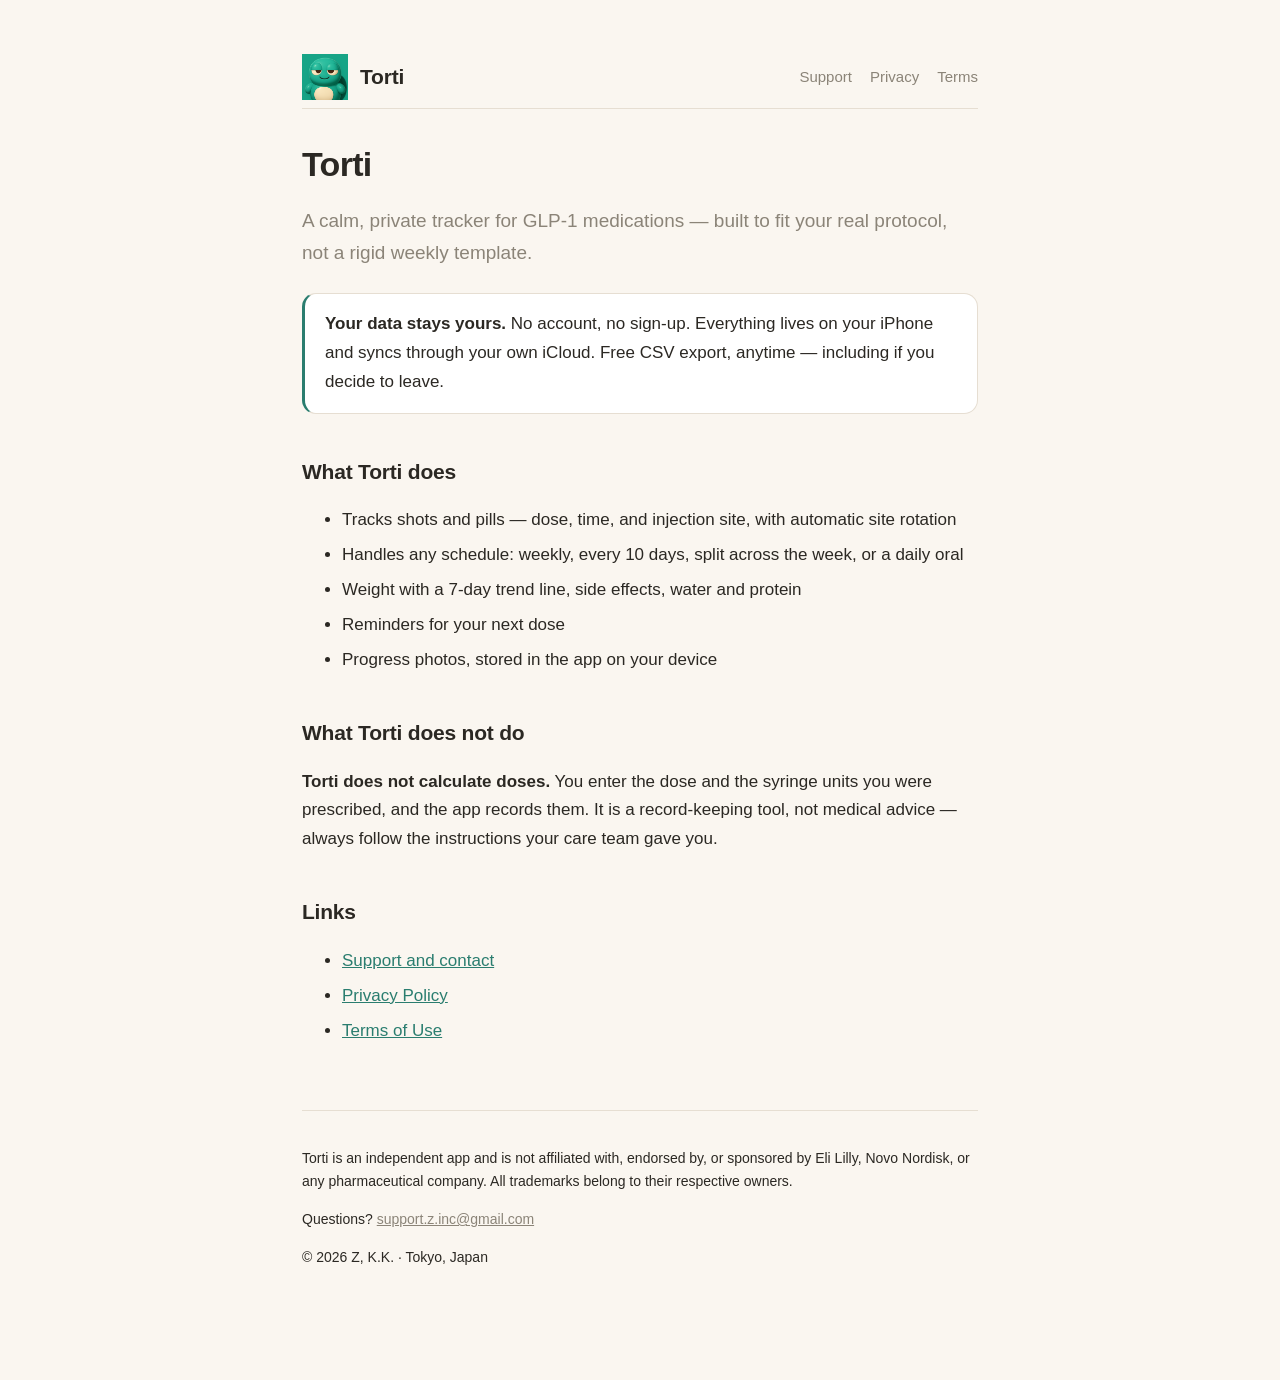
<file: index.html>
<!doctype html>
<html lang="en">
<head>
<meta charset="utf-8">
<meta name="viewport" content="width=device-width, initial-scale=1">
<title>Torti — GLP-1 Shot Tracker</title>
<link rel="stylesheet" href="./style.css">
<link rel="icon" href="./icon.png">
</head>
<body>
<div class="wrap">
<header class="site">
  <img src="./icon.png" alt="">
  <a class="brand" href="./">Torti</a>
  <nav class="site">
    <a href="./support/">Support</a>
    <a href="./privacy/">Privacy</a>
    <a href="./terms/">Terms</a>
  </nav>
</header>
<h1>Torti</h1>


<p class="lede">A calm, private tracker for GLP-1 medications — built to fit your
real protocol, not a rigid weekly template.</p>

<div class="callout">
<p><strong>Your data stays yours.</strong> No account, no sign-up. Everything lives
on your iPhone and syncs through your own iCloud. Free CSV export, anytime —
including if you decide to leave.</p>
</div>

<h2>What Torti does</h2>
<ul>
<li>Tracks shots and pills — dose, time, and injection site, with automatic site rotation</li>
<li>Handles any schedule: weekly, every 10 days, split across the week, or a daily oral</li>
<li>Weight with a 7-day trend line, side effects, water and protein</li>
<li>Reminders for your next dose</li>
<li>Progress photos, stored in the app on your device</li>
</ul>

<h2>What Torti does not do</h2>
<p><strong>Torti does not calculate doses.</strong> You enter the dose and the syringe
units you were prescribed, and the app records them. It is a record-keeping tool,
not medical advice — always follow the instructions your care team gave you.</p>

<h2>Links</h2>
<ul>
<li><a href="./support/">Support and contact</a></li>
<li><a href="./privacy/">Privacy Policy</a></li>
<li><a href="./terms/">Terms of Use</a></li>
</ul>

<footer class="site">
  <p>Torti is an independent app and is not affiliated with, endorsed by, or
  sponsored by Eli Lilly, Novo Nordisk, or any pharmaceutical company. All
  trademarks belong to their respective owners.</p>
  <p>Questions? <a href="mailto:support.z.inc@gmail.com">support.z.inc@gmail.com</a></p>
  <p>© 2026 Z, K.K. · Tokyo, Japan</p>
</footer>
</div>
</body>
</html>
</file>
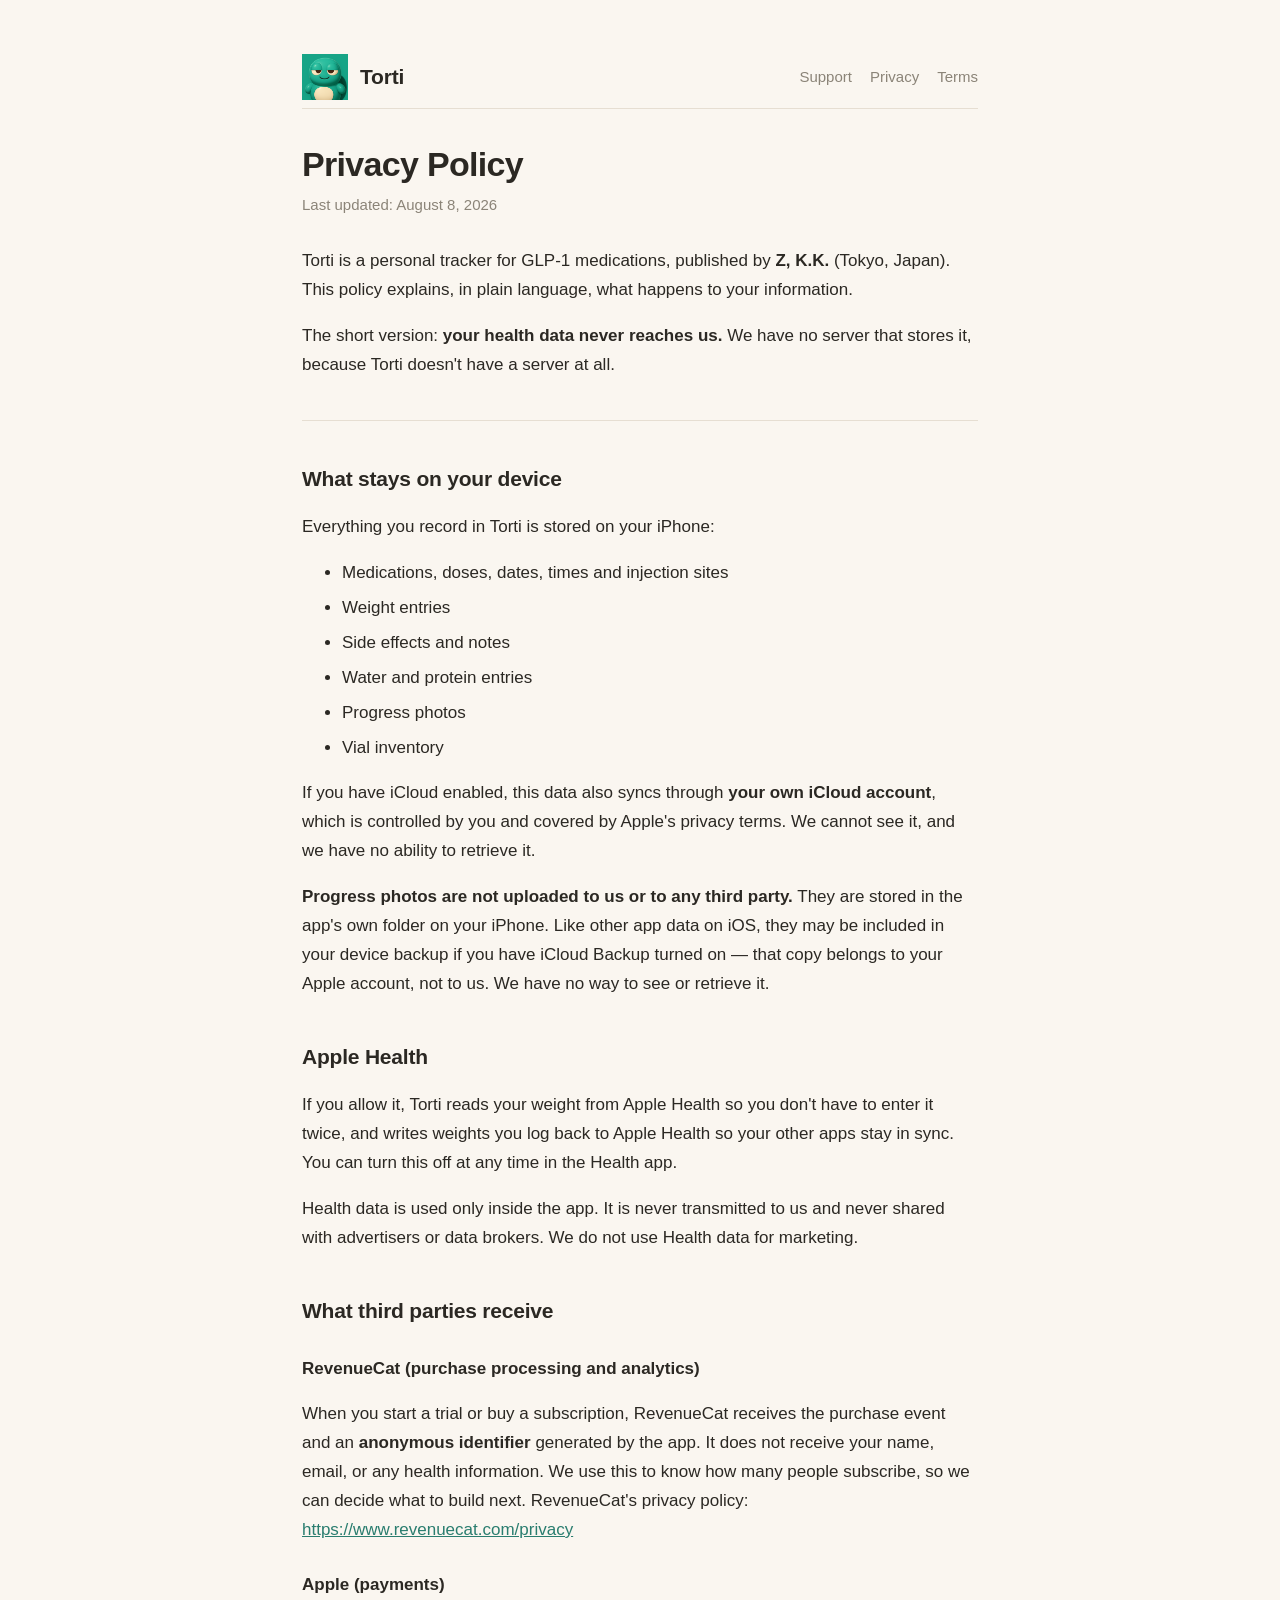
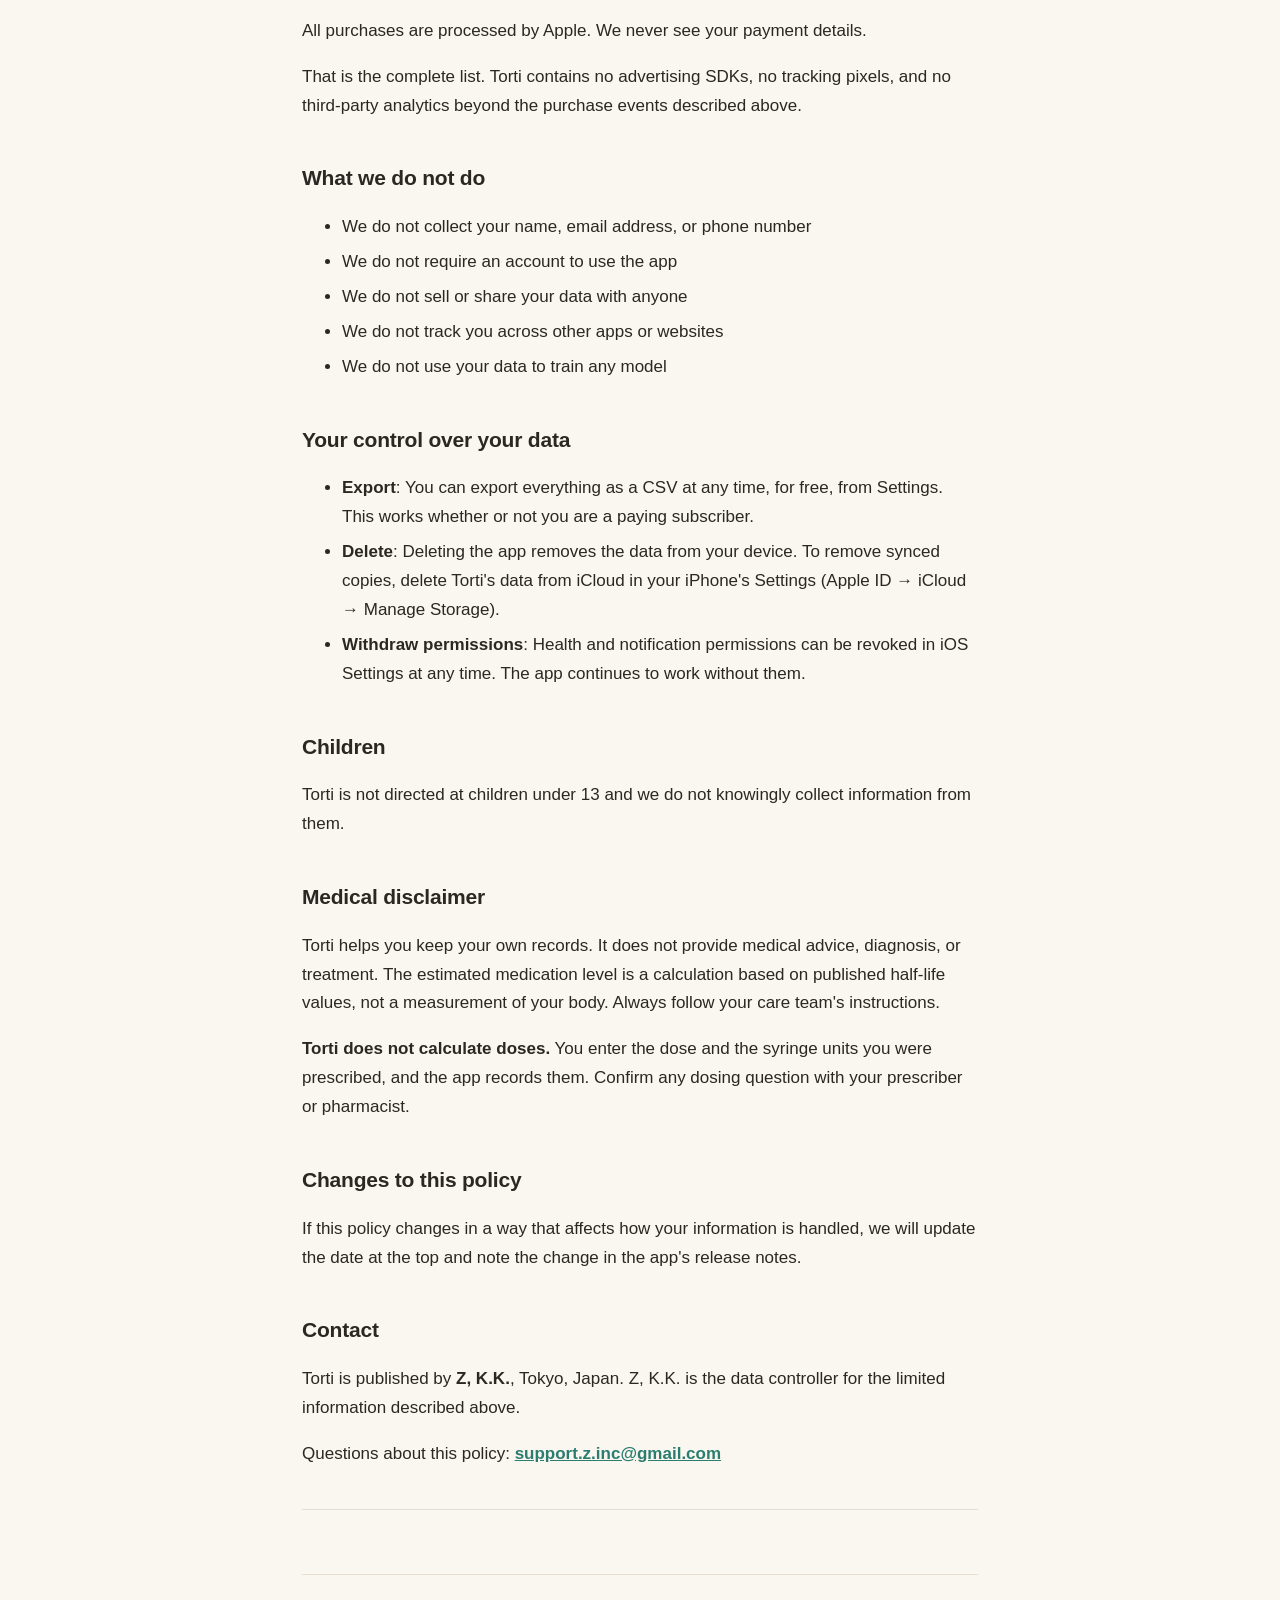
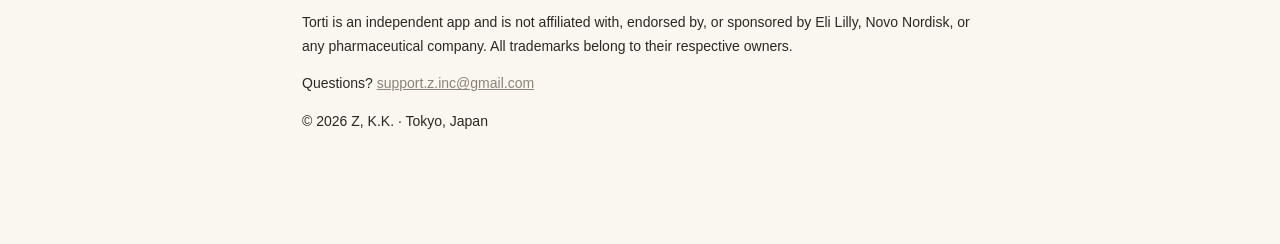
<file: privacy/index.html>
<!doctype html>
<html lang="en">
<head>
<meta charset="utf-8">
<meta name="viewport" content="width=device-width, initial-scale=1">
<title>Privacy Policy — Torti</title>
<link rel="stylesheet" href="../style.css">
<link rel="icon" href="../icon.png">
</head>
<body>
<div class="wrap">
<header class="site">
  <img src="../icon.png" alt="">
  <a class="brand" href="../">Torti</a>
  <nav class="site">
    <a href="../support/">Support</a>
    <a href="../privacy/">Privacy</a>
    <a href="../terms/">Terms</a>
  </nav>
</header>
<h1>Privacy Policy</h1>
<p class="updated">Last updated: August 8, 2026</p>
<p>Torti is a personal tracker for GLP-1 medications, published by <strong>Z, K.K.</strong> (Tokyo, Japan). This policy explains, in plain language, what happens to your information.</p>
<p>The short version: <strong>your health data never reaches us.</strong> We have no server that stores it, because Torti doesn't have a server at all.</p>
<hr>
<h2>What stays on your device</h2>
<p>Everything you record in Torti is stored on your iPhone:</p>
<ul><li>Medications, doses, dates, times and injection sites</li><li>Weight entries</li><li>Side effects and notes</li><li>Water and protein entries</li><li>Progress photos</li><li>Vial inventory</li></ul>
<p>If you have iCloud enabled, this data also syncs through <strong>your own iCloud account</strong>, which is controlled by you and covered by Apple's privacy terms. We cannot see it, and we have no ability to retrieve it.</p>
<p><strong>Progress photos are not uploaded to us or to any third party.</strong> They are stored in the app's own folder on your iPhone. Like other app data on iOS, they may be included in your device backup if you have iCloud Backup turned on — that copy belongs to your Apple account, not to us. We have no way to see or retrieve it.</p>
<h2>Apple Health</h2>
<p>If you allow it, Torti reads your weight from Apple Health so you don't have to enter it twice, and writes weights you log back to Apple Health so your other apps stay in sync. You can turn this off at any time in the Health app.</p>
<p>Health data is used only inside the app. It is never transmitted to us and never shared with advertisers or data brokers. We do not use Health data for marketing.</p>
<h2>What third parties receive</h2>
<h3>RevenueCat (purchase processing and analytics)</h3>
<p>When you start a trial or buy a subscription, RevenueCat receives the purchase event and an <strong>anonymous identifier</strong> generated by the app. It does not receive your name, email, or any health information. We use this to know how many people subscribe, so we can decide what to build next. RevenueCat's privacy policy: <a href="https://www.revenuecat.com/privacy">https://www.revenuecat.com/privacy</a></p>
<h3>Apple (payments)</h3>
<p>All purchases are processed by Apple. We never see your payment details.</p>
<p>That is the complete list. Torti contains no advertising SDKs, no tracking pixels, and no third-party analytics beyond the purchase events described above.</p>
<h2>What we do not do</h2>
<ul><li>We do not collect your name, email address, or phone number</li><li>We do not require an account to use the app</li><li>We do not sell or share your data with anyone</li><li>We do not track you across other apps or websites</li><li>We do not use your data to train any model</li></ul>
<h2>Your control over your data</h2>
<ul><li><strong>Export</strong>: You can export everything as a CSV at any time, for free, from Settings. This works whether or not you are a paying subscriber.</li><li><strong>Delete</strong>: Deleting the app removes the data from your device. To remove synced copies, delete Torti's data from iCloud in your iPhone's Settings (Apple ID → iCloud → Manage Storage).</li><li><strong>Withdraw permissions</strong>: Health and notification permissions can be revoked in iOS Settings at any time. The app continues to work without them.</li></ul>
<h2>Children</h2>
<p>Torti is not directed at children under 13 and we do not knowingly collect information from them.</p>
<h2>Medical disclaimer</h2>
<p>Torti helps you keep your own records. It does not provide medical advice, diagnosis, or treatment. The estimated medication level is a calculation based on published half-life values, not a measurement of your body. Always follow your care team's instructions.</p>
<p><strong>Torti does not calculate doses.</strong> You enter the dose and the syringe units you were prescribed, and the app records them. Confirm any dosing question with your prescriber or pharmacist.</p>
<h2>Changes to this policy</h2>
<p>If this policy changes in a way that affects how your information is handled, we will update the date at the top and note the change in the app's release notes.</p>
<h2>Contact</h2>
<p>Torti is published by <strong>Z, K.K.</strong>, Tokyo, Japan. Z, K.K. is the data controller for the limited information described above.</p>
<p>Questions about this policy: <strong><a href="mailto:support.z.inc@gmail.com">support.z.inc@gmail.com</a></strong></p>
<hr>
<footer class="site">
  <p>Torti is an independent app and is not affiliated with, endorsed by, or
  sponsored by Eli Lilly, Novo Nordisk, or any pharmaceutical company. All
  trademarks belong to their respective owners.</p>
  <p>Questions? <a href="mailto:support.z.inc@gmail.com">support.z.inc@gmail.com</a></p>
  <p>© 2026 Z, K.K. · Tokyo, Japan</p>
</footer>
</div>
</body>
</html>
</file>
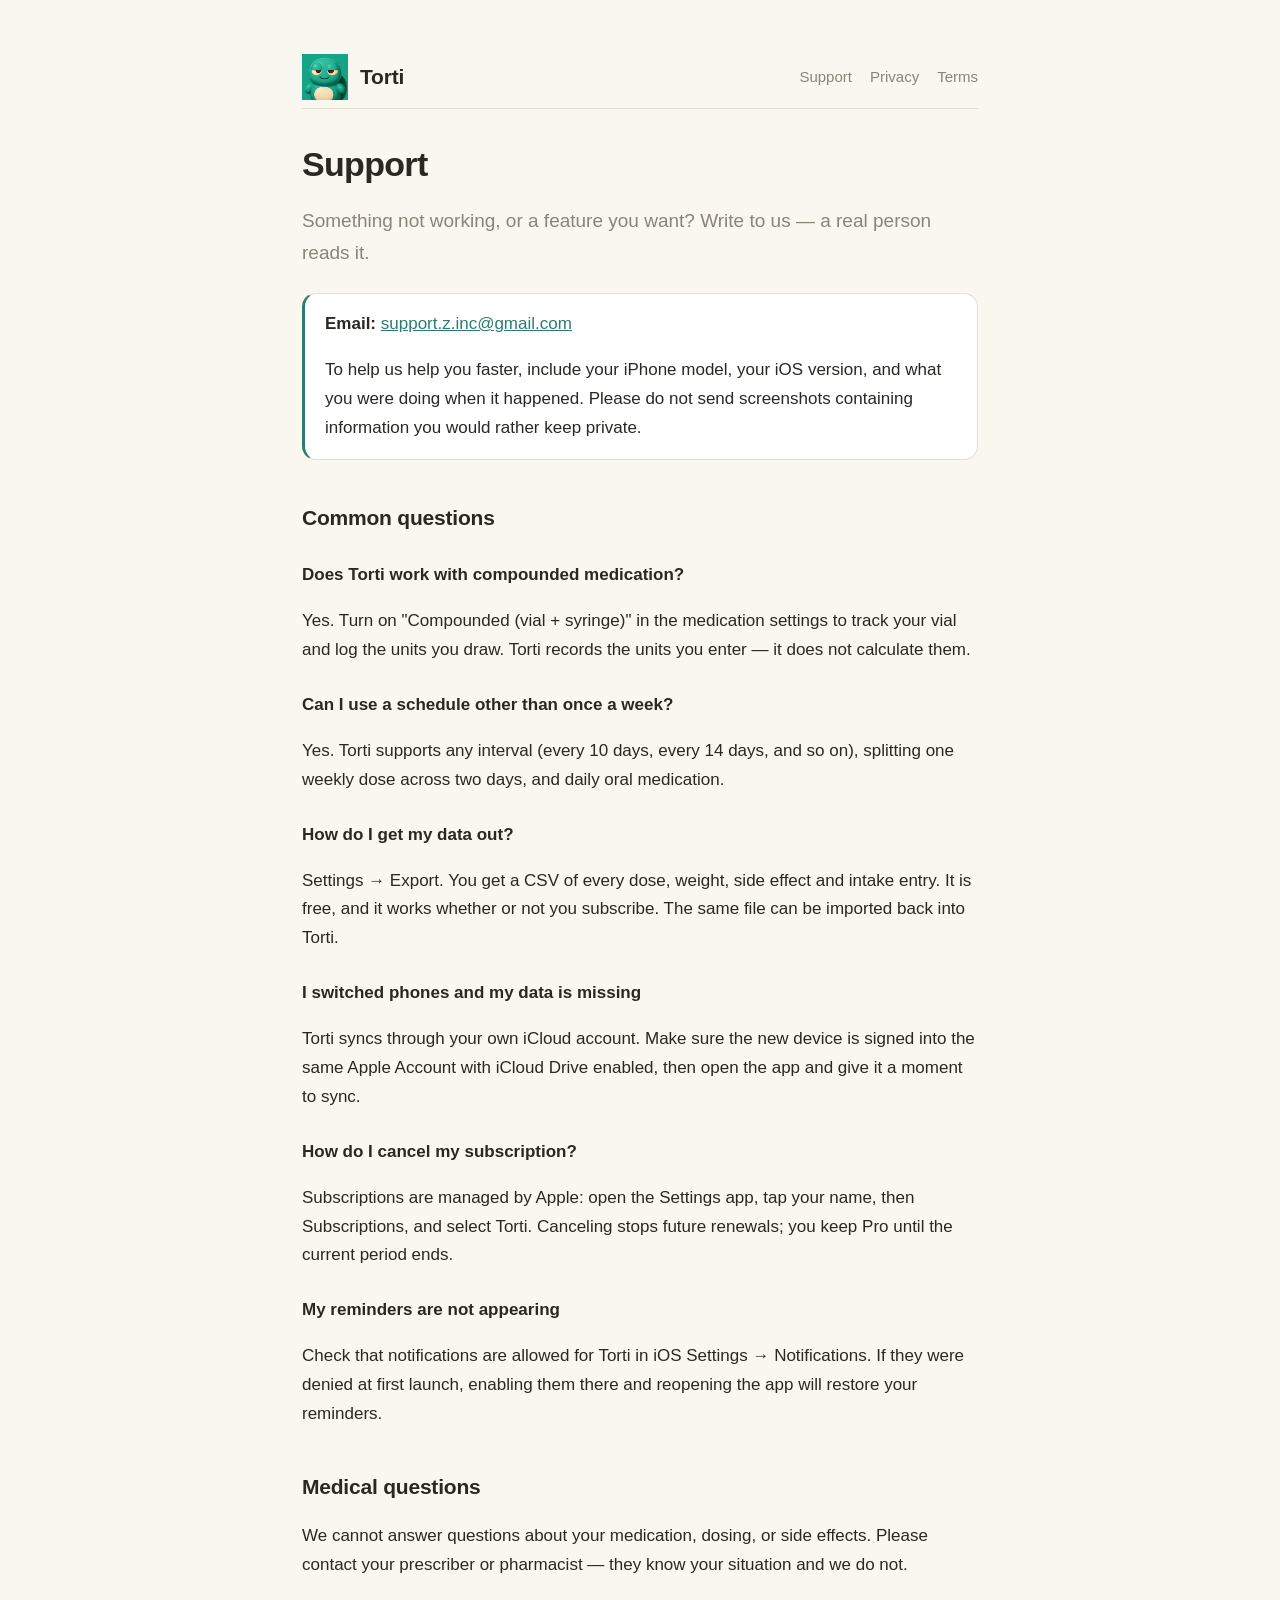
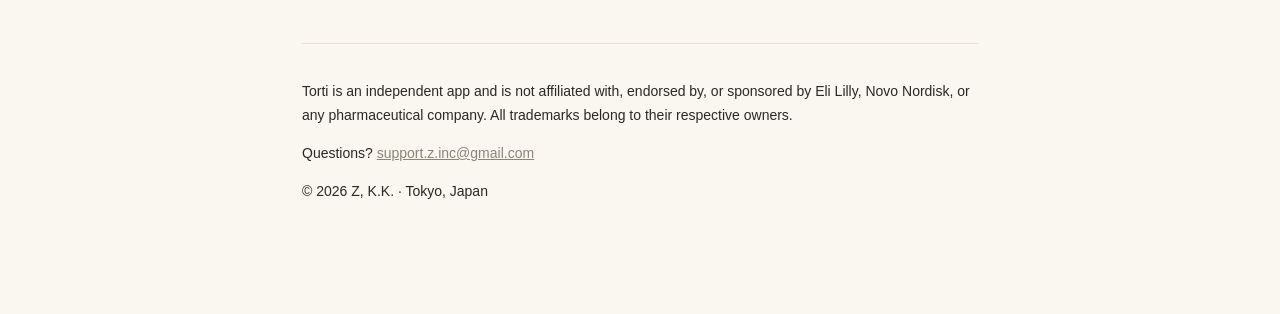
<file: support/index.html>
<!doctype html>
<html lang="en">
<head>
<meta charset="utf-8">
<meta name="viewport" content="width=device-width, initial-scale=1">
<title>Support — Torti</title>
<link rel="stylesheet" href="../style.css">
<link rel="icon" href="../icon.png">
</head>
<body>
<div class="wrap">
<header class="site">
  <img src="../icon.png" alt="">
  <a class="brand" href="../">Torti</a>
  <nav class="site">
    <a href="../support/">Support</a>
    <a href="../privacy/">Privacy</a>
    <a href="../terms/">Terms</a>
  </nav>
</header>
<h1>Support</h1>


<p class="lede">Something not working, or a feature you want? Write to us — a real
person reads it.</p>

<div class="callout">
<p><strong>Email:</strong> <a href="mailto:support.z.inc@gmail.com">support.z.inc@gmail.com</a></p>
<p>To help us help you faster, include your iPhone model, your iOS version, and
what you were doing when it happened. Please do not send screenshots containing
information you would rather keep private.</p>
</div>

<h2>Common questions</h2>

<h3>Does Torti work with compounded medication?</h3>
<p>Yes. Turn on "Compounded (vial + syringe)" in the medication settings to track
your vial and log the units you draw. Torti records the units you enter — it does
not calculate them.</p>

<h3>Can I use a schedule other than once a week?</h3>
<p>Yes. Torti supports any interval (every 10 days, every 14 days, and so on),
splitting one weekly dose across two days, and daily oral medication.</p>

<h3>How do I get my data out?</h3>
<p>Settings → Export. You get a CSV of every dose, weight, side effect and intake
entry. It is free, and it works whether or not you subscribe. The same file can be
imported back into Torti.</p>

<h3>I switched phones and my data is missing</h3>
<p>Torti syncs through your own iCloud account. Make sure the new device is signed
into the same Apple Account with iCloud Drive enabled, then open the app and give
it a moment to sync.</p>

<h3>How do I cancel my subscription?</h3>
<p>Subscriptions are managed by Apple: open the Settings app, tap your name, then
Subscriptions, and select Torti. Canceling stops future renewals; you keep Pro
until the current period ends.</p>

<h3>My reminders are not appearing</h3>
<p>Check that notifications are allowed for Torti in iOS Settings → Notifications.
If they were denied at first launch, enabling them there and reopening the app
will restore your reminders.</p>

<h2>Medical questions</h2>
<p>We cannot answer questions about your medication, dosing, or side effects.
Please contact your prescriber or pharmacist — they know your situation and we
do not.</p>

<footer class="site">
  <p>Torti is an independent app and is not affiliated with, endorsed by, or
  sponsored by Eli Lilly, Novo Nordisk, or any pharmaceutical company. All
  trademarks belong to their respective owners.</p>
  <p>Questions? <a href="mailto:support.z.inc@gmail.com">support.z.inc@gmail.com</a></p>
  <p>© 2026 Z, K.K. · Tokyo, Japan</p>
</footer>
</div>
</body>
</html>
</file>
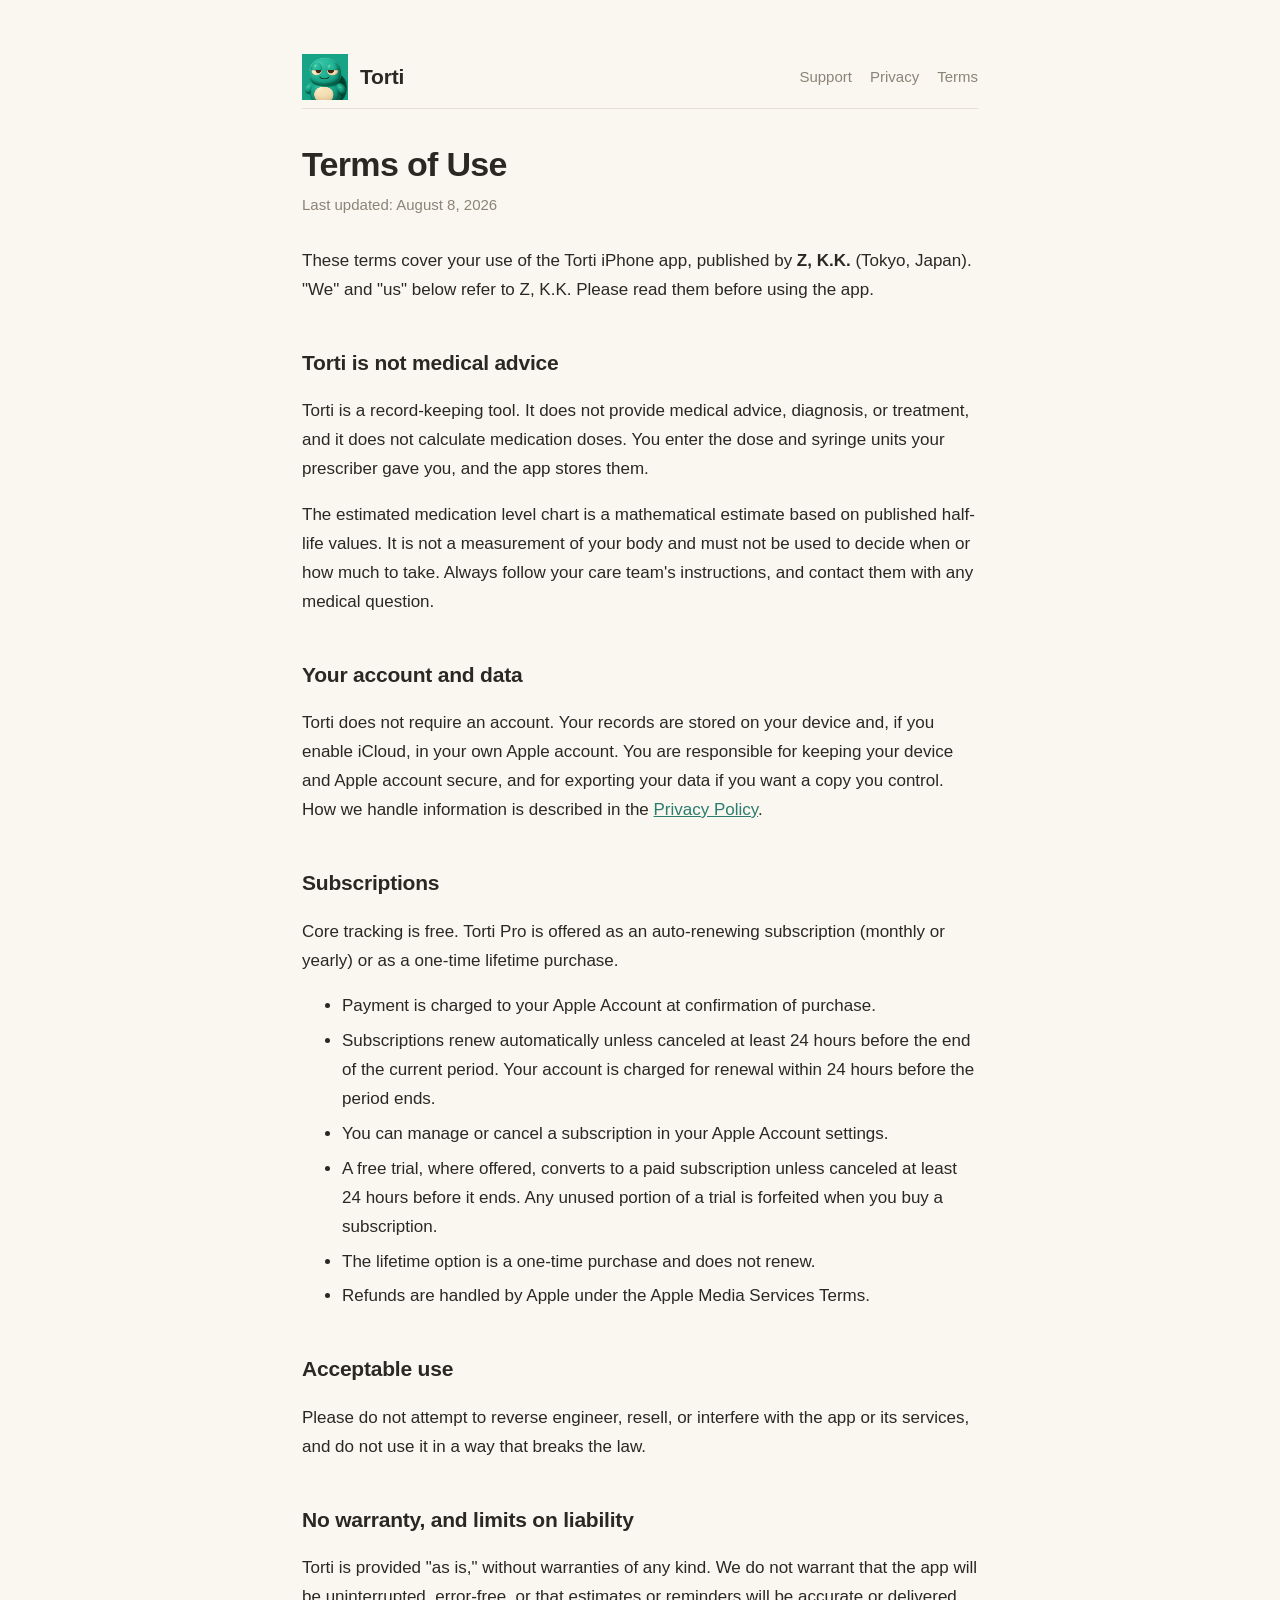
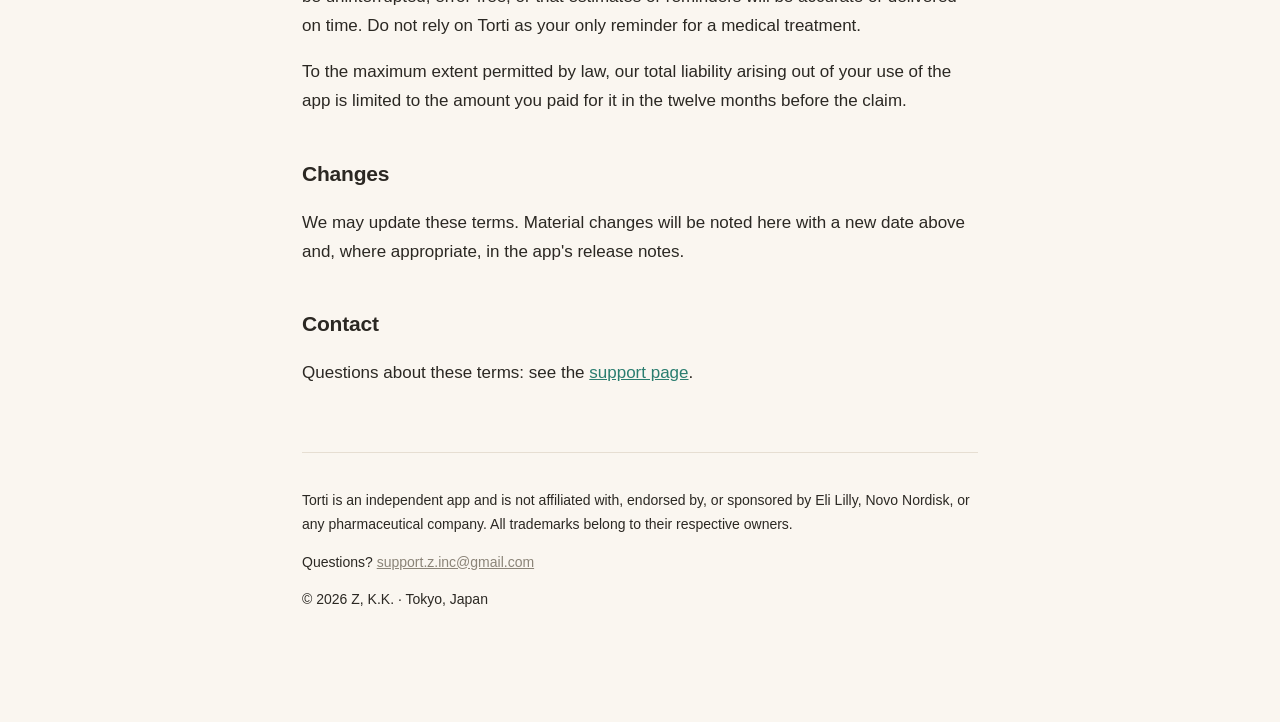
<file: terms/index.html>
<!doctype html>
<html lang="en">
<head>
<meta charset="utf-8">
<meta name="viewport" content="width=device-width, initial-scale=1">
<title>Terms of Use — Torti</title>
<link rel="stylesheet" href="../style.css">
<link rel="icon" href="../icon.png">
</head>
<body>
<div class="wrap">
<header class="site">
  <img src="../icon.png" alt="">
  <a class="brand" href="../">Torti</a>
  <nav class="site">
    <a href="../support/">Support</a>
    <a href="../privacy/">Privacy</a>
    <a href="../terms/">Terms</a>
  </nav>
</header>
<h1>Terms of Use</h1>
<p class="updated">Last updated: August 8, 2026</p>

<p>These terms cover your use of the Torti iPhone app, published by
<strong>Z, K.K.</strong> (Tokyo, Japan). "We" and "us" below refer to Z, K.K.
Please read them before using the app.</p>

<h2>Torti is not medical advice</h2>
<p>Torti is a record-keeping tool. It does not provide medical advice, diagnosis,
or treatment, and it does not calculate medication doses. You enter the dose and
syringe units your prescriber gave you, and the app stores them.</p>
<p>The estimated medication level chart is a mathematical estimate based on
published half-life values. It is not a measurement of your body and must not be
used to decide when or how much to take. Always follow your care team's
instructions, and contact them with any medical question.</p>

<h2>Your account and data</h2>
<p>Torti does not require an account. Your records are stored on your device and,
if you enable iCloud, in your own Apple account. You are responsible for keeping
your device and Apple account secure, and for exporting your data if you want a
copy you control. How we handle information is described in the
<a href="../privacy/">Privacy Policy</a>.</p>

<h2>Subscriptions</h2>
<p>Core tracking is free. Torti Pro is offered as an auto-renewing subscription
(monthly or yearly) or as a one-time lifetime purchase.</p>
<ul>
<li>Payment is charged to your Apple Account at confirmation of purchase.</li>
<li>Subscriptions renew automatically unless canceled at least 24 hours before the
end of the current period. Your account is charged for renewal within 24 hours
before the period ends.</li>
<li>You can manage or cancel a subscription in your Apple Account settings.</li>
<li>A free trial, where offered, converts to a paid subscription unless canceled
at least 24 hours before it ends. Any unused portion of a trial is forfeited when
you buy a subscription.</li>
<li>The lifetime option is a one-time purchase and does not renew.</li>
<li>Refunds are handled by Apple under the Apple Media Services Terms.</li>
</ul>

<h2>Acceptable use</h2>
<p>Please do not attempt to reverse engineer, resell, or interfere with the app or
its services, and do not use it in a way that breaks the law.</p>

<h2>No warranty, and limits on liability</h2>
<p>Torti is provided "as is," without warranties of any kind. We do not warrant
that the app will be uninterrupted, error-free, or that estimates or reminders
will be accurate or delivered on time. Do not rely on Torti as your only reminder
for a medical treatment.</p>
<p>To the maximum extent permitted by law, our total liability arising out of your
use of the app is limited to the amount you paid for it in the twelve months
before the claim.</p>

<h2>Changes</h2>
<p>We may update these terms. Material changes will be noted here with a new date
above and, where appropriate, in the app's release notes.</p>

<h2>Contact</h2>
<p>Questions about these terms: see the <a href="../support/">support page</a>.</p>

<footer class="site">
  <p>Torti is an independent app and is not affiliated with, endorsed by, or
  sponsored by Eli Lilly, Novo Nordisk, or any pharmaceutical company. All
  trademarks belong to their respective owners.</p>
  <p>Questions? <a href="mailto:support.z.inc@gmail.com">support.z.inc@gmail.com</a></p>
  <p>© 2026 Z, K.K. · Tokyo, Japan</p>
</footer>
</div>
</body>
</html>
</file>
<file: style.css>
/* Torti の公開サイト。アプリと同じトンマナ（docs/02-design.md）を踏襲する。 */

:root {
  --bg: #faf6f0;
  --surface: #ffffff;
  --accent: #2a7d6f;
  --accent-deep: #1d5c52;
  --text: #2b2823;
  --text-dim: #8b8478;
  --line: #e6ded2;
}

@media (prefers-color-scheme: dark) {
  :root {
    --bg: #171512;
    --surface: #24211d;
    --accent: #4ba394;
    --accent-deep: #6bbfae;
    --text: #f2eee7;
    --text-dim: #9c958a;
    --line: #34302a;
  }
}

* { box-sizing: border-box; }

body {
  margin: 0;
  background: var(--bg);
  color: var(--text);
  font: 17px/1.7 ui-rounded, -apple-system, BlinkMacSystemFont, "Segoe UI", sans-serif;
  -webkit-text-size-adjust: 100%;
}

.wrap {
  max-width: 720px;
  margin: 0 auto;
  padding: 32px 22px 96px;
}

header.site {
  display: flex;
  align-items: center;
  gap: 12px;
  padding: 22px 0 8px;
  border-bottom: 1px solid var(--line);
  margin-bottom: 34px;
}

header.site img { width: 46px; height: 46px; }

header.site a.brand {
  font-size: 21px;
  font-weight: 700;
  color: var(--text);
  text-decoration: none;
  letter-spacing: -0.01em;
}

nav.site { margin-left: auto; display: flex; gap: 18px; flex-wrap: wrap; }
nav.site a { color: var(--text-dim); text-decoration: none; font-size: 15px; font-weight: 500; }
nav.site a:hover { color: var(--accent); }

h1 {
  font-size: 34px;
  line-height: 1.25;
  letter-spacing: -0.02em;
  margin: 0 0 6px;
}

h2 {
  font-size: 21px;
  margin: 40px 0 10px;
  letter-spacing: -0.01em;
}

h3 { font-size: 17px; margin: 26px 0 6px; }

p, li { color: var(--text); }
li { margin-bottom: 6px; }

.updated { color: var(--text-dim); font-size: 15px; margin: 0 0 30px; }

.lede { font-size: 19px; color: var(--text-dim); }

a { color: var(--accent); }

hr { border: 0; border-top: 1px solid var(--line); margin: 40px 0; }

.callout {
  background: var(--surface);
  border: 1px solid var(--line);
  border-left: 3px solid var(--accent);
  border-radius: 14px;
  padding: 16px 20px;
  margin: 24px 0;
}

.callout p:first-child { margin-top: 0; }
.callout p:last-child { margin-bottom: 0; }

footer.site {
  margin-top: 64px;
  padding-top: 22px;
  border-top: 1px solid var(--line);
  color: var(--text-dim);
  font-size: 14px;
}

footer.site a { color: var(--text-dim); }

code { font-size: 15px; background: var(--surface); padding: 1px 5px; border-radius: 5px; }
</file>
